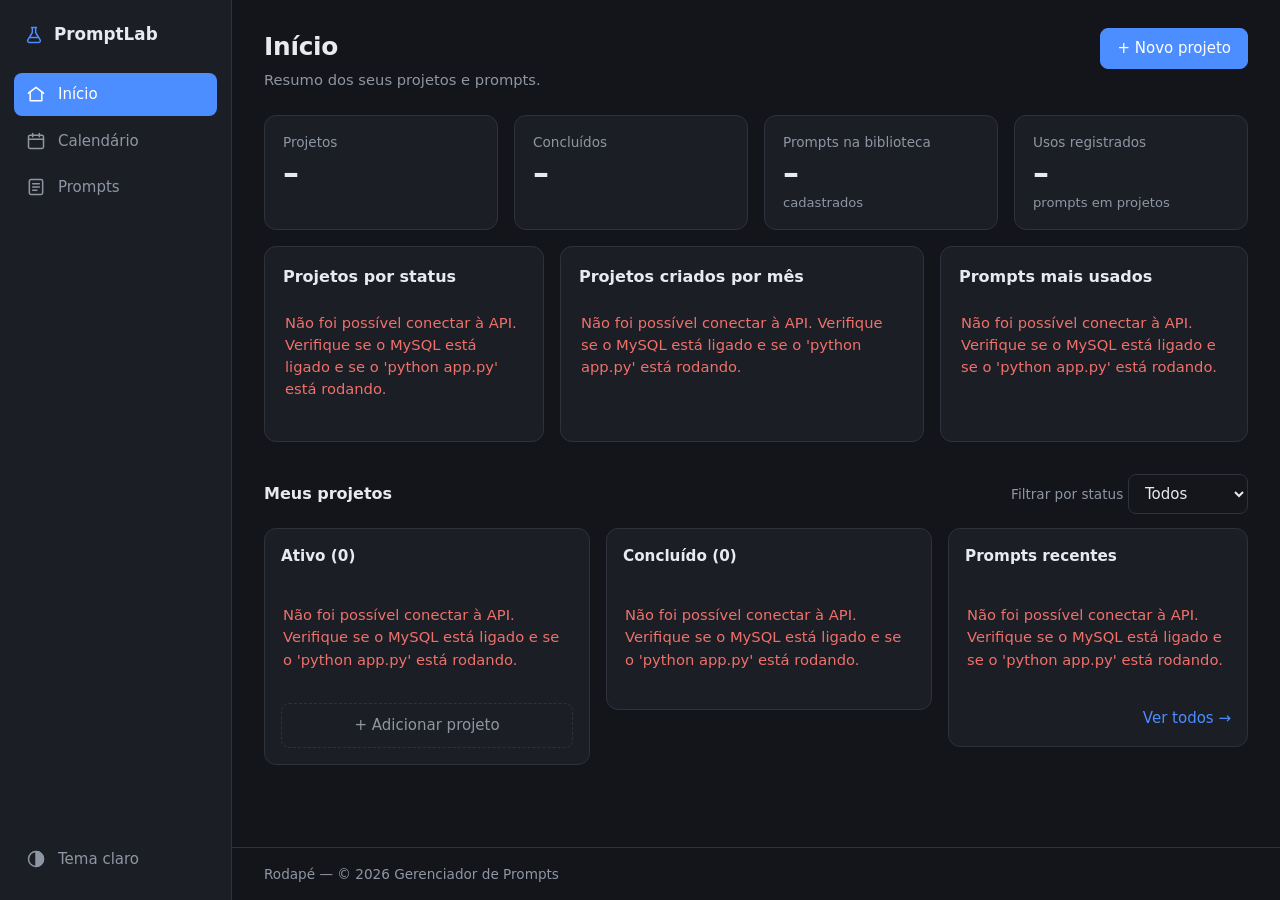
<file: index.html>
<!DOCTYPE html>
<html lang="pt-BR">
<head>
  <meta charset="UTF-8">
  <meta name="viewport" content="width=device-width, initial-scale=1.0">
  <title>Início — Gerenciador de Prompts</title>
  <link rel="stylesheet" href="css/style.css">
  <script>try { document.documentElement.dataset.tema = localStorage.getItem("tema") === "claro" ? "claro" : "escuro"; } catch (e) {}</script>
</head>
<body>
  <div class="app">
    <aside class="menu-lateral">
      <a href="index.html" class="menu-logo"><svg class="icone" viewBox="0 0 24 24" aria-hidden="true"><path d="M9 3h6M10 3v6l-5.5 9.2A2 2 0 006.2 21h11.6a2 2 0 001.7-2.8L14 9V3"/><path d="M7.5 15h9"/></svg><span>PromptLab</span></a>
      <nav class="menu-nav" aria-label="Menu principal">
        <a href="index.html" class="menu-item ativo" aria-current="page"><svg class="icone" viewBox="0 0 24 24" aria-hidden="true"><path d="M3 11l9-7 9 7"/><path d="M5 10v10h14V10"/></svg><span>Início</span></a>
        <a href="pages/calendario.html" class="menu-item"><svg class="icone" viewBox="0 0 24 24" aria-hidden="true"><rect x="3" y="5" width="18" height="16" rx="2"/><path d="M3 10h18M8 3v4M16 3v4"/></svg><span>Calendário</span></a>
        <a href="pages/prompts.html" class="menu-item"><svg class="icone" viewBox="0 0 24 24" aria-hidden="true"><rect x="4" y="3" width="16" height="18" rx="2"/><path d="M8 8h8M8 12h8M8 16h5"/></svg><span>Prompts</span></a>
      </nav>
    </aside>

    <div class="area">
      <main>
        <div class="topo-pagina">
          <div>
            <h1>Início</h1>
            <p class="subtitulo">Resumo dos seus projetos e prompts.</p>
          </div>
          <a href="pages/projeto-form.html" class="btn btn--primario">+ Novo projeto</a>
        </div>

        <section class="estatisticas" aria-label="Indicadores">
          <div class="bloco estatistica">
            <div class="estatistica__rotulo">Projetos</div>
            <div class="estatistica__valor" id="kpi-projetos">–</div>
            <div class="estatistica__nota" id="kpi-projetos-nota">&nbsp;</div>
          </div>
          <div class="bloco estatistica">
            <div class="estatistica__rotulo">Concluídos</div>
            <div class="estatistica__valor" id="kpi-concluidos">–</div>
            <div class="estatistica__nota" id="kpi-concluidos-nota">&nbsp;</div>
          </div>
          <div class="bloco estatistica">
            <div class="estatistica__rotulo">Prompts na biblioteca</div>
            <div class="estatistica__valor" id="kpi-prompts">–</div>
            <div class="estatistica__nota">cadastrados</div>
          </div>
          <div class="bloco estatistica">
            <div class="estatistica__rotulo">Usos registrados</div>
            <div class="estatistica__valor" id="kpi-usos">–</div>
            <div class="estatistica__nota">prompts em projetos</div>
          </div>
        </section>

        <section class="graficos" aria-label="Gráficos">
          <article class="bloco">
            <h2 class="bloco__titulo">Projetos por status</h2>
            <div id="grafico-status"><p class="estado">Carregando...</p></div>
          </article>
          <article class="bloco">
            <h2 class="bloco__titulo">Projetos criados por mês</h2>
            <div id="grafico-meses"><p class="estado">Carregando...</p></div>
          </article>
          <article class="bloco">
            <h2 class="bloco__titulo">Prompts mais usados</h2>
            <div id="grafico-ranking"><p class="estado">Carregando...</p></div>
          </article>
        </section>

        <div class="topo-secao">
          <h2>Meus projetos</h2>
          <label>
            <span class="data">Filtrar por status</span>
            <select id="filtro-status">
              <option value="">Todos</option>
              <option value="ativo">Ativo</option>
              <option value="concluido">Concluído</option>
            </select>
          </label>
        </div>

        <div class="quadro">
          <section class="coluna" id="coluna-ativo" aria-labelledby="titulo-ativo">
            <h3 class="coluna__titulo" id="titulo-ativo"><span>Ativo (<span id="qtd-ativo">0</span>)</span></h3>
            <div class="coluna__lista" id="lista-ativo">
              <p class="estado">Carregando...</p>
            </div>
            <div class="coluna__lista" style="margin-top:10px">
              <a href="pages/projeto-form.html" class="adicionar">+ Adicionar projeto</a>
            </div>
          </section>

          <section class="coluna" id="coluna-concluido" aria-labelledby="titulo-concluido">
            <h3 class="coluna__titulo" id="titulo-concluido"><span>Concluído (<span id="qtd-concluido">0</span>)</span></h3>
            <div class="coluna__lista" id="lista-concluido">
              <p class="estado">Carregando...</p>
            </div>
          </section>

          <aside class="lateral" aria-labelledby="titulo-recentes">
            <h3 class="coluna__titulo" id="titulo-recentes">Prompts recentes</h3>
            <div class="coluna__lista" id="lista-recentes">
              <p class="estado">Carregando...</p>
            </div>
            <a href="pages/prompts.html" class="lateral__ver-todos">Ver todos →</a>
          </aside>
        </div>
      </main>

      <footer class="rodape">
        Rodapé — © 2026 Gerenciador de Prompts
      </footer>
    </div>
  </div>

  <script src="js/api.js"></script>
  <script src="js/home.js"></script>
</body>
</html>
</file>
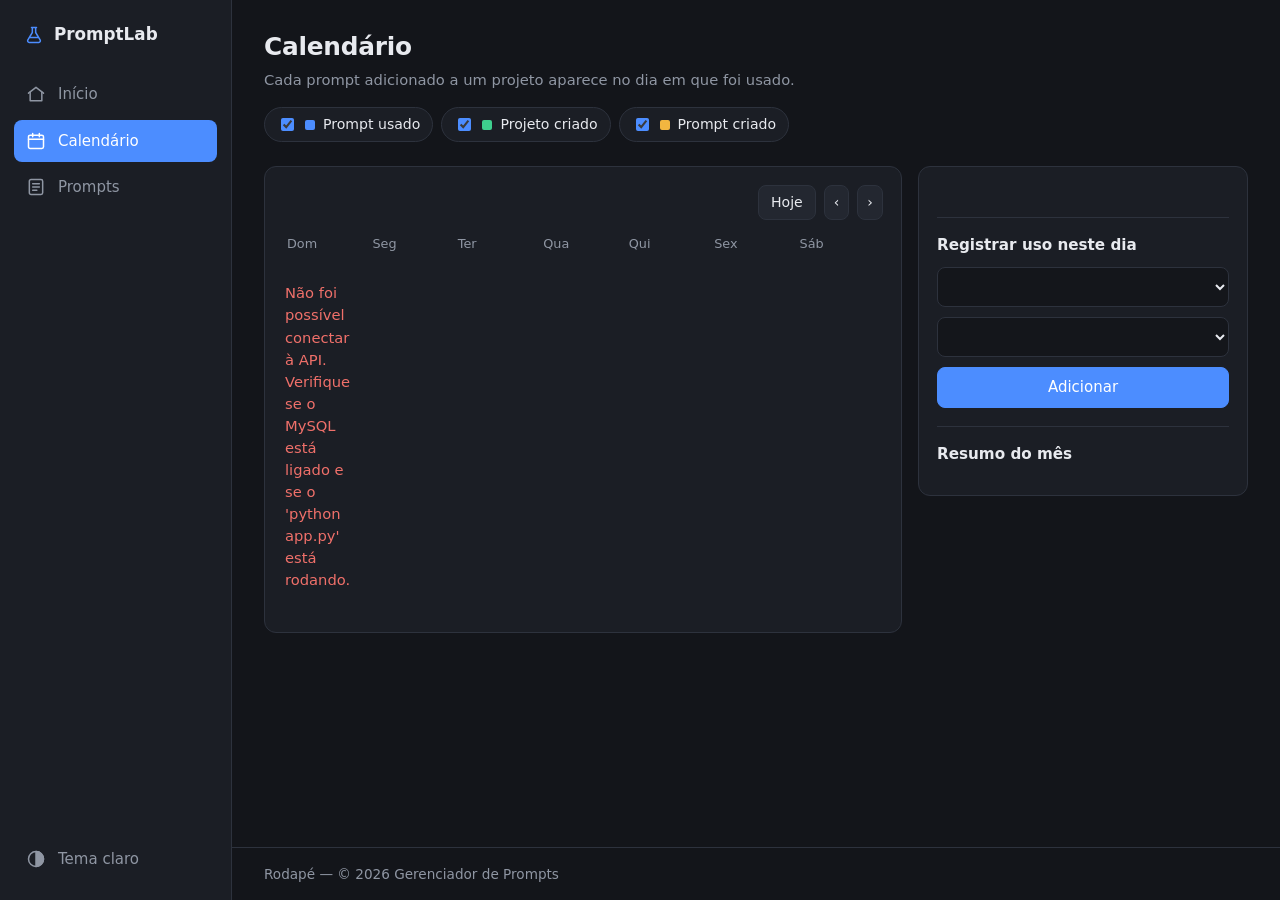
<file: calendario.html>
<!DOCTYPE html>
<html lang="pt-BR">
<head>
  <meta charset="UTF-8">
  <meta name="viewport" content="width=device-width, initial-scale=1.0">
  <title>Calendário — Gerenciador de Prompts</title>
  <link rel="stylesheet" href="css/style.css">
  <script>try { document.documentElement.dataset.tema = localStorage.getItem("tema") === "claro" ? "claro" : "escuro"; } catch (e) {}</script>
</head>
<body>
  <div class="app">
    <aside class="menu-lateral">
      <a href="index.html" class="menu-logo"><svg class="icone" viewBox="0 0 24 24" aria-hidden="true"><path d="M9 3h6M10 3v6l-5.5 9.2A2 2 0 006.2 21h11.6a2 2 0 001.7-2.8L14 9V3"/><path d="M7.5 15h9"/></svg><span>PromptLab</span></a>
      <nav class="menu-nav" aria-label="Menu principal">
        <a href="index.html" class="menu-item"><svg class="icone" viewBox="0 0 24 24" aria-hidden="true"><path d="M3 11l9-7 9 7"/><path d="M5 10v10h14V10"/></svg><span>Início</span></a>
        <a href="calendario.html" class="menu-item ativo" aria-current="page"><svg class="icone" viewBox="0 0 24 24" aria-hidden="true"><rect x="3" y="5" width="18" height="16" rx="2"/><path d="M3 10h18M8 3v4M16 3v4"/></svg><span>Calendário</span></a>
        <a href="prompts.html" class="menu-item"><svg class="icone" viewBox="0 0 24 24" aria-hidden="true"><rect x="4" y="3" width="16" height="18" rx="2"/><path d="M8 8h8M8 12h8M8 16h5"/></svg><span>Prompts</span></a>
      </nav>
    </aside>

    <div class="area">
      <main>
        <div class="topo-pagina">
          <div>
            <h1>Calendário</h1>
            <p class="subtitulo">Cada prompt adicionado a um projeto aparece no dia em que foi usado.</p>
          </div>
          <div class="filtros" role="group" aria-label="Tipos de item">
            <label class="filtro ev--uso"><input type="checkbox" data-tipo="uso" checked><span class="ponto"></span>Prompt usado</label>
            <label class="filtro ev--projeto"><input type="checkbox" data-tipo="projeto" checked><span class="ponto"></span>Projeto criado</label>
            <label class="filtro ev--prompt"><input type="checkbox" data-tipo="prompt" checked><span class="ponto"></span>Prompt criado</label>
          </div>
        </div>

        <div class="calendario-layout">
          <section class="bloco" aria-label="Calendário do mês">
            <div class="cal-topo">
              <h2 class="cal-titulo" id="cal-titulo"></h2>
              <div class="acoes">
                <button type="button" class="btn btn--pequeno" id="cal-hoje">Hoje</button>
                <button type="button" class="btn btn--pequeno btn--icone" id="cal-anterior" aria-label="Mês anterior">‹</button>
                <button type="button" class="btn btn--pequeno btn--icone" id="cal-proximo" aria-label="Próximo mês">›</button>
              </div>
            </div>
            <div class="cal-semana" aria-hidden="true">
              <span>Dom</span><span>Seg</span><span>Ter</span><span>Qua</span><span>Qui</span><span>Sex</span><span>Sáb</span>
            </div>
            <div class="cal-grade" id="cal-grade"><p class="estado">Carregando...</p></div>
          </section>

          <aside class="bloco dia-painel" aria-live="polite" aria-label="Dia selecionado">
            <h2 class="dia-titulo" id="dia-titulo"></h2>
            <ul class="evento-lista" id="dia-eventos"></ul>

            <form class="form-dia" id="form-dia" novalidate>
              <h3>Registrar uso neste dia</h3>
              <select id="dia-projeto" aria-label="Projeto"></select>
              <select id="dia-prompt" aria-label="Prompt"></select>
              <button type="submit" class="btn btn--primario" id="dia-adicionar">Adicionar</button>
            </form>

            <div class="resumo">
              <h3 id="resumo-titulo">Resumo do mês</h3>
              <div id="resumo-mes"></div>
            </div>
          </aside>
        </div>
      </main>

      <footer class="rodape">
        Rodapé — © 2026 Gerenciador de Prompts
      </footer>
    </div>
  </div>

  <script src="js/api.js"></script>
  <script src="js/calendario.js"></script>
</body>
</html>
</file>
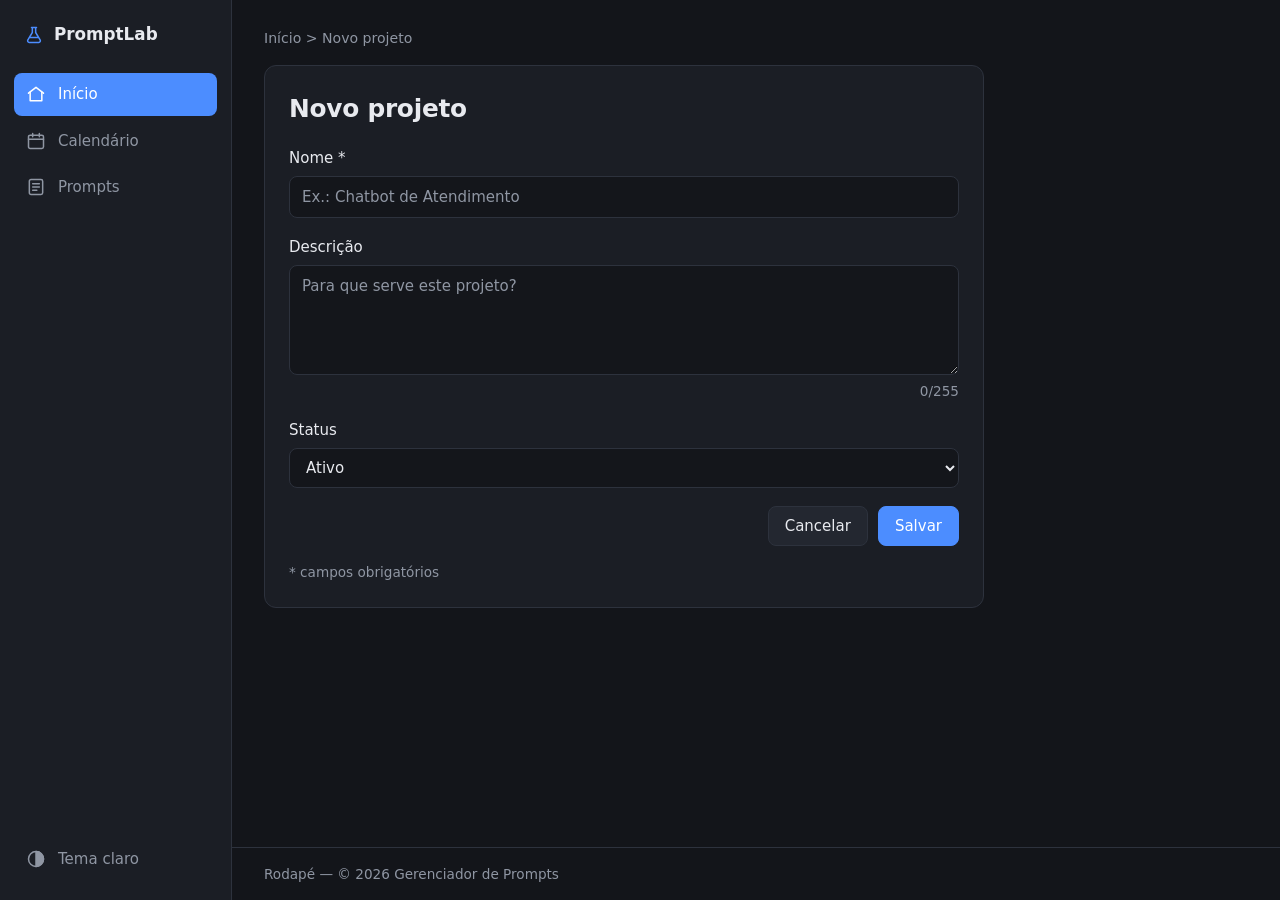
<file: projeto-form.html>
<!DOCTYPE html>
<html lang="pt-BR">
<head>
  <meta charset="UTF-8">
  <meta name="viewport" content="width=device-width, initial-scale=1.0">
  <title>Novo projeto — Gerenciador de Prompts</title>
  <link rel="stylesheet" href="css/style.css">
  <script>try { document.documentElement.dataset.tema = localStorage.getItem("tema") === "claro" ? "claro" : "escuro"; } catch (e) {}</script>
</head>
<body>
  <div class="app">
    <aside class="menu-lateral">
      <a href="index.html" class="menu-logo"><svg class="icone" viewBox="0 0 24 24" aria-hidden="true"><path d="M9 3h6M10 3v6l-5.5 9.2A2 2 0 006.2 21h11.6a2 2 0 001.7-2.8L14 9V3"/><path d="M7.5 15h9"/></svg><span>PromptLab</span></a>
      <nav class="menu-nav" aria-label="Menu principal">
        <a href="index.html" class="menu-item ativo" aria-current="page"><svg class="icone" viewBox="0 0 24 24" aria-hidden="true"><path d="M3 11l9-7 9 7"/><path d="M5 10v10h14V10"/></svg><span>Início</span></a>
        <a href="calendario.html" class="menu-item"><svg class="icone" viewBox="0 0 24 24" aria-hidden="true"><rect x="3" y="5" width="18" height="16" rx="2"/><path d="M3 10h18M8 3v4M16 3v4"/></svg><span>Calendário</span></a>
        <a href="prompts.html" class="menu-item"><svg class="icone" viewBox="0 0 24 24" aria-hidden="true"><rect x="4" y="3" width="16" height="18" rx="2"/><path d="M8 8h8M8 12h8M8 16h5"/></svg><span>Prompts</span></a>
      </nav>
    </aside>

    <div class="area">
      <main>
        <nav class="migalhas" aria-label="Você está em">
          <a href="index.html">Início</a> &gt; <span id="migalha-atual">Novo projeto</span>
        </nav>

        <form class="formulario" id="form-projeto" novalidate>
          <h1 id="titulo-pagina">Novo projeto</h1>

          <div class="campo">
            <label for="nome">Nome *</label>
            <input type="text" id="nome" maxlength="100" placeholder="Ex.: Chatbot de Atendimento" required>
          </div>

          <div class="campo">
            <label for="descricao">Descrição</label>
            <textarea id="descricao" maxlength="255" placeholder="Para que serve este projeto?" style="min-height:110px"></textarea>
            <div class="campo__ajuda"><span></span><span id="contador">0/255</span></div>
          </div>

          <div class="campo">
            <label for="status">Status</label>
            <select id="status">
              <option value="ativo">Ativo</option>
              <option value="concluido">Concluído</option>
            </select>
          </div>

          <div class="formulario__acoes">
            <a href="index.html" class="btn" id="btn-cancelar">Cancelar</a>
            <button type="submit" class="btn btn--primario" id="btn-salvar">Salvar</button>
          </div>
          <p class="nota">* campos obrigatórios</p>
        </form>
      </main>

      <footer class="rodape">
        Rodapé — © 2026 Gerenciador de Prompts
      </footer>
    </div>
  </div>

  <script src="js/api.js"></script>
  <script src="js/projeto-form.js"></script>
</body>
</html>
</file>
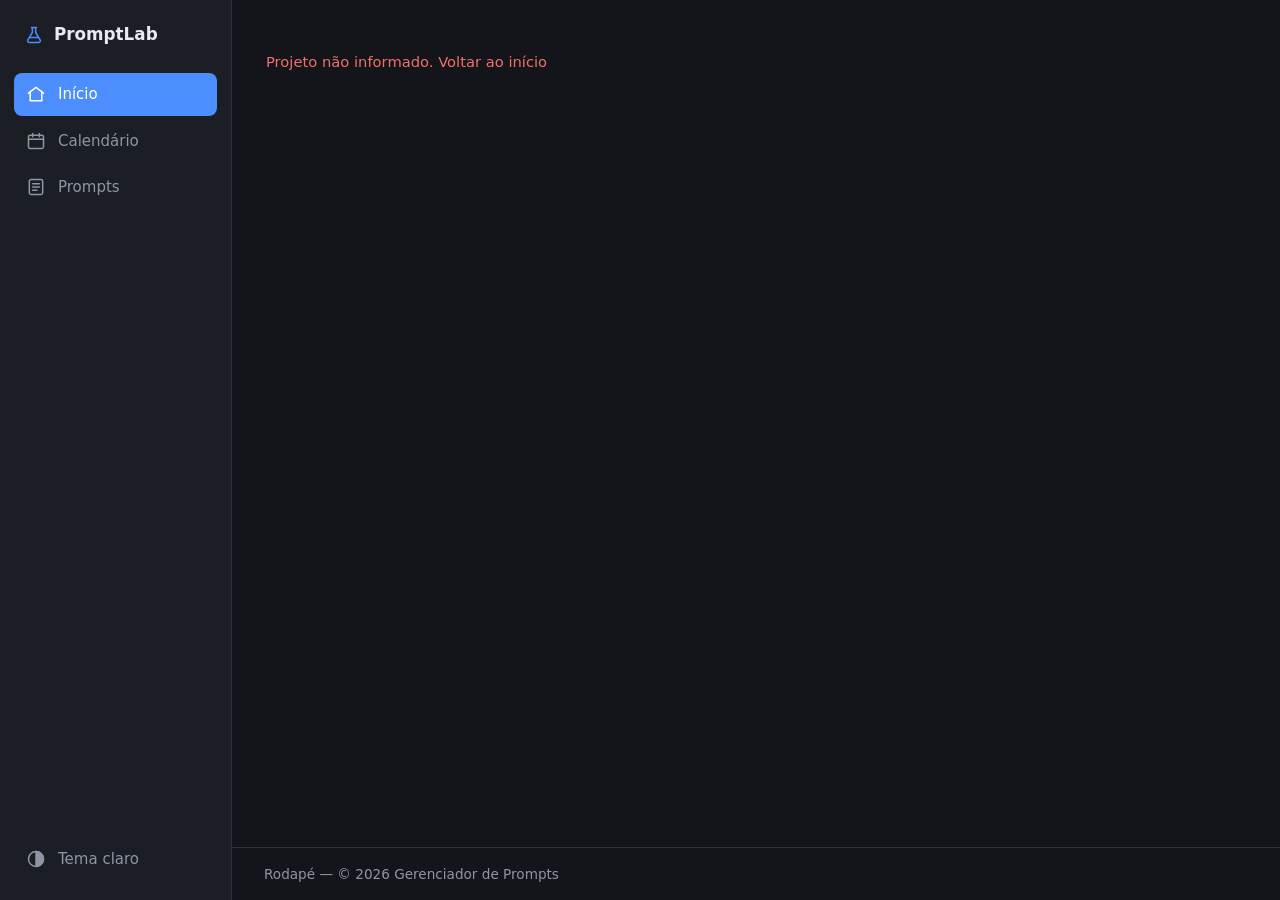
<file: projeto.html>
<!DOCTYPE html>
<html lang="pt-BR">
<head>
  <meta charset="UTF-8">
  <meta name="viewport" content="width=device-width, initial-scale=1.0">
  <title>Projeto — Gerenciador de Prompts</title>
  <link rel="stylesheet" href="css/style.css">
  <script>try { document.documentElement.dataset.tema = localStorage.getItem("tema") === "claro" ? "claro" : "escuro"; } catch (e) {}</script>
</head>
<body>
  <div class="app">
    <aside class="menu-lateral">
      <a href="index.html" class="menu-logo"><svg class="icone" viewBox="0 0 24 24" aria-hidden="true"><path d="M9 3h6M10 3v6l-5.5 9.2A2 2 0 006.2 21h11.6a2 2 0 001.7-2.8L14 9V3"/><path d="M7.5 15h9"/></svg><span>PromptLab</span></a>
      <nav class="menu-nav" aria-label="Menu principal">
        <a href="index.html" class="menu-item ativo" aria-current="page"><svg class="icone" viewBox="0 0 24 24" aria-hidden="true"><path d="M3 11l9-7 9 7"/><path d="M5 10v10h14V10"/></svg><span>Início</span></a>
        <a href="calendario.html" class="menu-item"><svg class="icone" viewBox="0 0 24 24" aria-hidden="true"><rect x="3" y="5" width="18" height="16" rx="2"/><path d="M3 10h18M8 3v4M16 3v4"/></svg><span>Calendário</span></a>
        <a href="prompts.html" class="menu-item"><svg class="icone" viewBox="0 0 24 24" aria-hidden="true"><rect x="4" y="3" width="16" height="18" rx="2"/><path d="M8 8h8M8 12h8M8 16h5"/></svg><span>Prompts</span></a>
      </nav>
    </aside>

    <div class="area">
      <main>
        <p class="estado" id="carregando">Carregando...</p>
        <p class="estado estado--erro" id="erro-pagina" hidden></p>

        <div id="conteudo" hidden>
          <nav class="migalhas" aria-label="Você está em">
            <a href="index.html">Início</a> &gt; <span id="migalha-nome"></span>
          </nav>

          <div class="detalhe-topo">
            <h1 id="nome"></h1>
            <span class="selo" id="status"></span>
            <div class="acoes">
              <a class="btn" id="btn-editar" href="projeto-form.html">Editar projeto</a>
              <button type="button" class="btn btn--perigo" id="btn-excluir">Excluir</button>
            </div>
          </div>

          <section class="descricao">
            <h2 class="rotulo">Descrição</h2>
            <p id="descricao"></p>
          </section>

          <section aria-labelledby="titulo-prompts">
            <div class="secao-topo">
              <h2 id="titulo-prompts">Prompts deste projeto</h2>
              <button type="button" class="btn btn--primario" id="btn-adicionar">+ Adicionar prompt</button>
            </div>

            <div class="painel" id="painel-adicionar" hidden>
              <select id="select-prompt" aria-label="Escolha um prompt para adicionar"></select>
              <label class="painel__data">Data de uso <input type="date" id="data-uso"></label>
              <button type="button" class="btn btn--primario" id="btn-confirmar">Adicionar</button>
              <button type="button" class="btn" id="btn-cancelar">Cancelar</button>
              <a class="data" id="link-novo-prompt" href="prompt-form.html">ou criar um novo prompt</a>
            </div>

            <div class="tabela-wrap">
              <table class="tabela">
                <thead>
                  <tr>
                    <th scope="col">Prompt</th>
                    <th scope="col">Texto (prévia)</th>
                    <th scope="col">Data de uso</th>
                    <th scope="col">Ações</th>
                  </tr>
                </thead>
                <tbody id="tabela-corpo"></tbody>
              </table>
            </div>
          </section>
        </div>
      </main>

      <footer class="rodape">
        Rodapé — © 2026 Gerenciador de Prompts
      </footer>
    </div>
  </div>

  <script src="js/api.js"></script>
  <script src="js/projeto.js"></script>
</body>
</html>
</file>
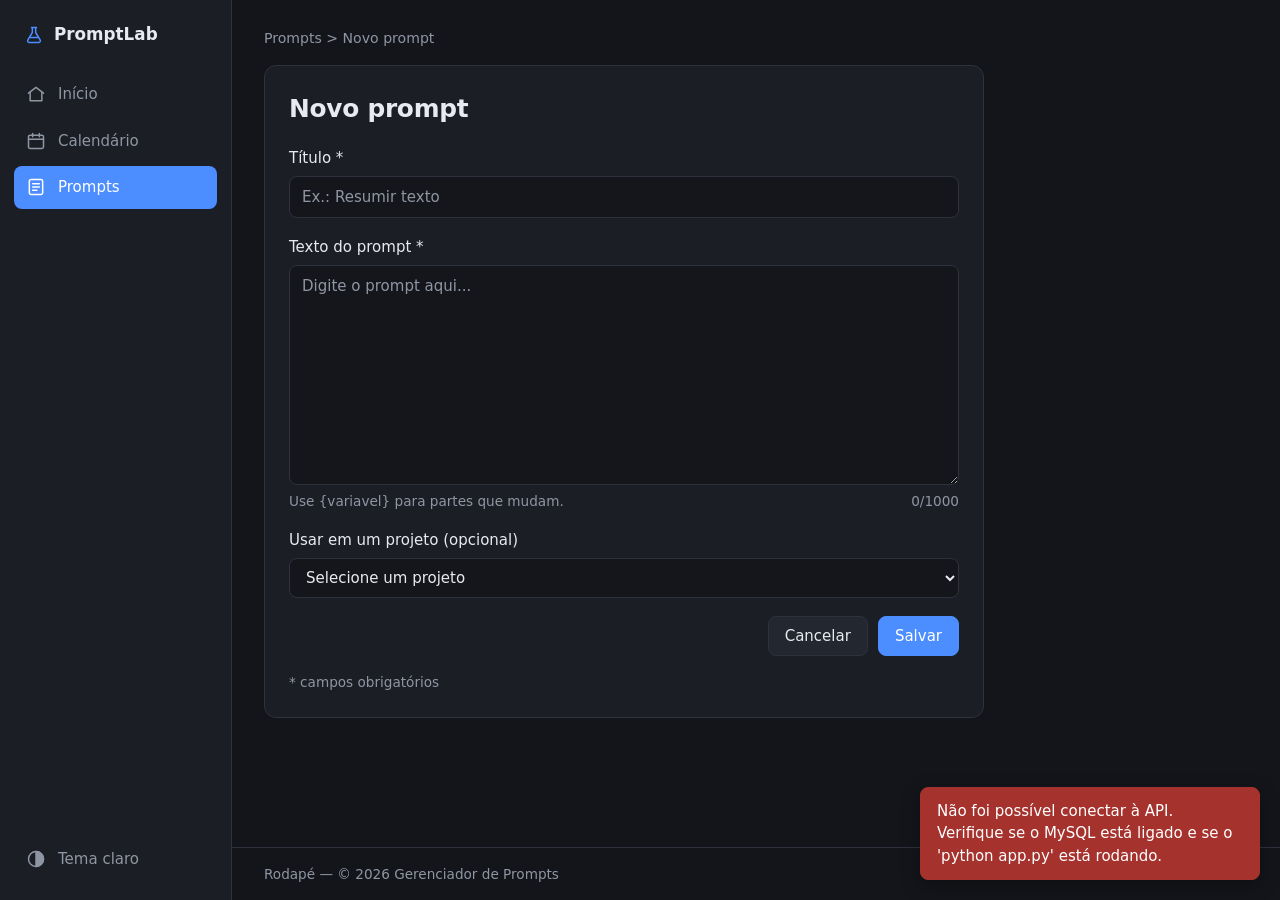
<file: prompt-form.html>
<!DOCTYPE html>
<html lang="pt-BR">
<head>
  <meta charset="UTF-8">
  <meta name="viewport" content="width=device-width, initial-scale=1.0">
  <title>Novo prompt — Gerenciador de Prompts</title>
  <link rel="stylesheet" href="css/style.css">
  <script>try { document.documentElement.dataset.tema = localStorage.getItem("tema") === "claro" ? "claro" : "escuro"; } catch (e) {}</script>
</head>
<body>
  <div class="app">
    <aside class="menu-lateral">
      <a href="index.html" class="menu-logo"><svg class="icone" viewBox="0 0 24 24" aria-hidden="true"><path d="M9 3h6M10 3v6l-5.5 9.2A2 2 0 006.2 21h11.6a2 2 0 001.7-2.8L14 9V3"/><path d="M7.5 15h9"/></svg><span>PromptLab</span></a>
      <nav class="menu-nav" aria-label="Menu principal">
        <a href="index.html" class="menu-item"><svg class="icone" viewBox="0 0 24 24" aria-hidden="true"><path d="M3 11l9-7 9 7"/><path d="M5 10v10h14V10"/></svg><span>Início</span></a>
        <a href="calendario.html" class="menu-item"><svg class="icone" viewBox="0 0 24 24" aria-hidden="true"><rect x="3" y="5" width="18" height="16" rx="2"/><path d="M3 10h18M8 3v4M16 3v4"/></svg><span>Calendário</span></a>
        <a href="prompts.html" class="menu-item ativo" aria-current="page"><svg class="icone" viewBox="0 0 24 24" aria-hidden="true"><rect x="4" y="3" width="16" height="18" rx="2"/><path d="M8 8h8M8 12h8M8 16h5"/></svg><span>Prompts</span></a>
      </nav>
    </aside>

    <div class="area">
      <main>
        <nav class="migalhas" aria-label="Você está em">
          <a href="prompts.html">Prompts</a> &gt; <span id="migalha-atual">Novo prompt</span>
        </nav>

        <form class="formulario" id="form-prompt" novalidate>
          <h1 id="titulo-pagina">Novo prompt</h1>

          <div class="campo">
            <label for="titulo">Título *</label>
            <input type="text" id="titulo" maxlength="150" placeholder="Ex.: Resumir texto" required>
          </div>

          <div class="campo">
            <label for="texto">Texto do prompt *</label>
            <textarea id="texto" maxlength="1000" placeholder="Digite o prompt aqui..." required></textarea>
            <div class="campo__ajuda"><span>Use {variavel} para partes que mudam.</span><span id="contador">0/1000</span></div>
          </div>

          <div class="campo" id="grupo-projeto">
            <label for="projeto">Usar em um projeto (opcional)</label>
            <select id="projeto">
              <option value="">Selecione um projeto</option>
            </select>
          </div>

          <div class="formulario__acoes">
            <a href="prompts.html" class="btn">Cancelar</a>
            <button type="submit" class="btn btn--primario" id="btn-salvar">Salvar</button>
          </div>
          <p class="nota">* campos obrigatórios</p>
        </form>
      </main>

      <footer class="rodape">
        Rodapé — © 2026 Gerenciador de Prompts
      </footer>
    </div>
  </div>

  <script src="js/api.js"></script>
  <script src="js/prompt-form.js"></script>
</body>
</html>
</file>
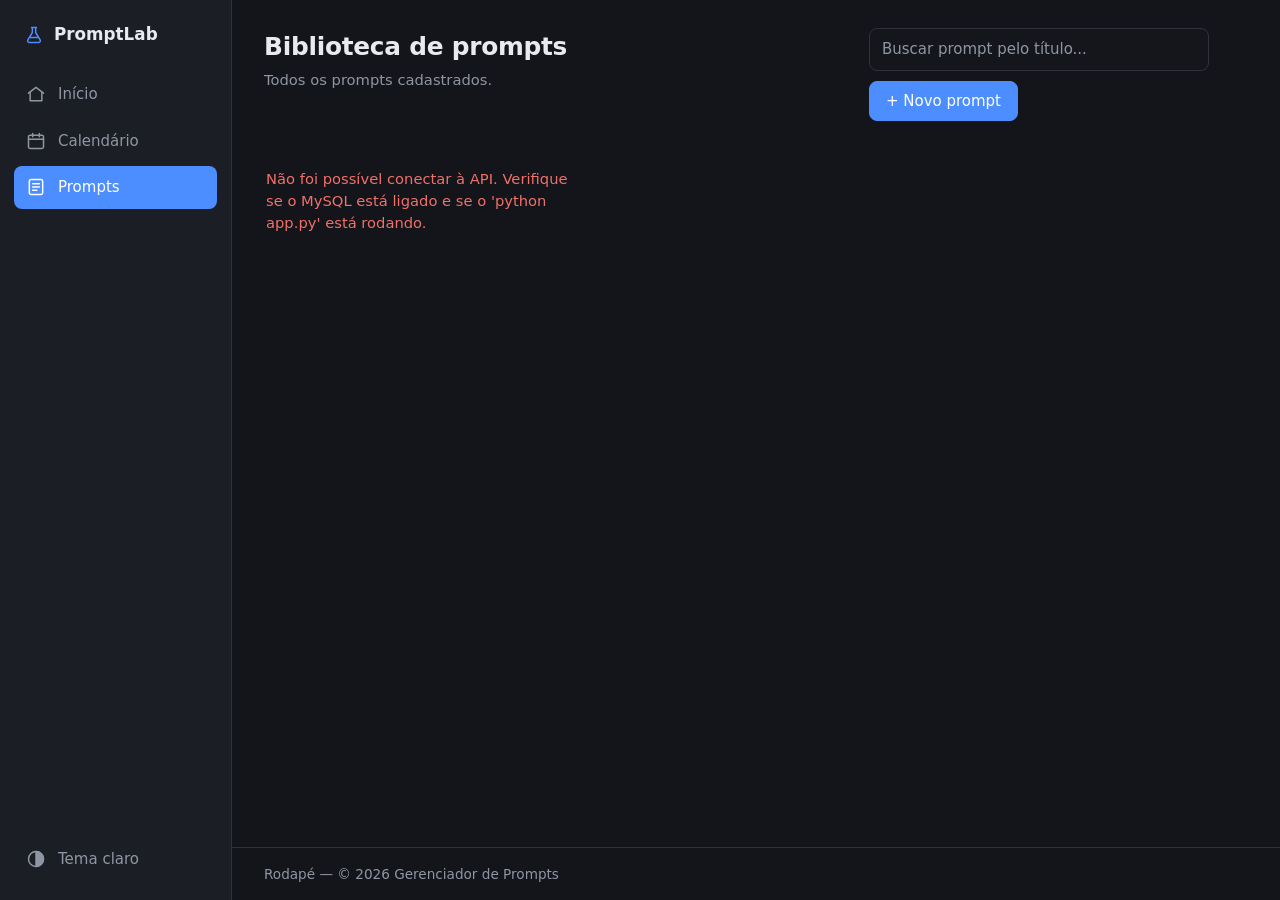
<file: prompts.html>
<!DOCTYPE html>
<html lang="pt-BR">
<head>
  <meta charset="UTF-8">
  <meta name="viewport" content="width=device-width, initial-scale=1.0">
  <title>Prompts — Gerenciador de Prompts</title>
  <link rel="stylesheet" href="css/style.css">
  <script>try { document.documentElement.dataset.tema = localStorage.getItem("tema") === "claro" ? "claro" : "escuro"; } catch (e) {}</script>
</head>
<body>
  <div class="app">
    <aside class="menu-lateral">
      <a href="index.html" class="menu-logo"><svg class="icone" viewBox="0 0 24 24" aria-hidden="true"><path d="M9 3h6M10 3v6l-5.5 9.2A2 2 0 006.2 21h11.6a2 2 0 001.7-2.8L14 9V3"/><path d="M7.5 15h9"/></svg><span>PromptLab</span></a>
      <nav class="menu-nav" aria-label="Menu principal">
        <a href="index.html" class="menu-item"><svg class="icone" viewBox="0 0 24 24" aria-hidden="true"><path d="M3 11l9-7 9 7"/><path d="M5 10v10h14V10"/></svg><span>Início</span></a>
        <a href="calendario.html" class="menu-item"><svg class="icone" viewBox="0 0 24 24" aria-hidden="true"><rect x="3" y="5" width="18" height="16" rx="2"/><path d="M3 10h18M8 3v4M16 3v4"/></svg><span>Calendário</span></a>
        <a href="prompts.html" class="menu-item ativo" aria-current="page"><svg class="icone" viewBox="0 0 24 24" aria-hidden="true"><rect x="4" y="3" width="16" height="18" rx="2"/><path d="M8 8h8M8 12h8M8 16h5"/></svg><span>Prompts</span></a>
      </nav>
    </aside>

    <div class="area">
      <main>
        <div class="topo-pagina">
          <div>
            <h1>Biblioteca de prompts</h1>
            <p class="subtitulo">Todos os prompts cadastrados.</p>
          </div>
          <div class="topo-acoes">
            <input type="search" id="busca" class="busca" placeholder="Buscar prompt pelo título..." aria-label="Buscar prompt pelo título">
            <a href="prompt-form.html" class="btn btn--primario">+ Novo prompt</a>
          </div>
        </div>

        <div class="grade" id="grade-prompts">
          <p class="estado">Carregando...</p>
        </div>
      </main>

      <footer class="rodape">
        Rodapé — © 2026 Gerenciador de Prompts
      </footer>
    </div>
  </div>

  <script src="js/api.js"></script>
  <script src="js/prompts.js"></script>
</body>
</html>
</file>
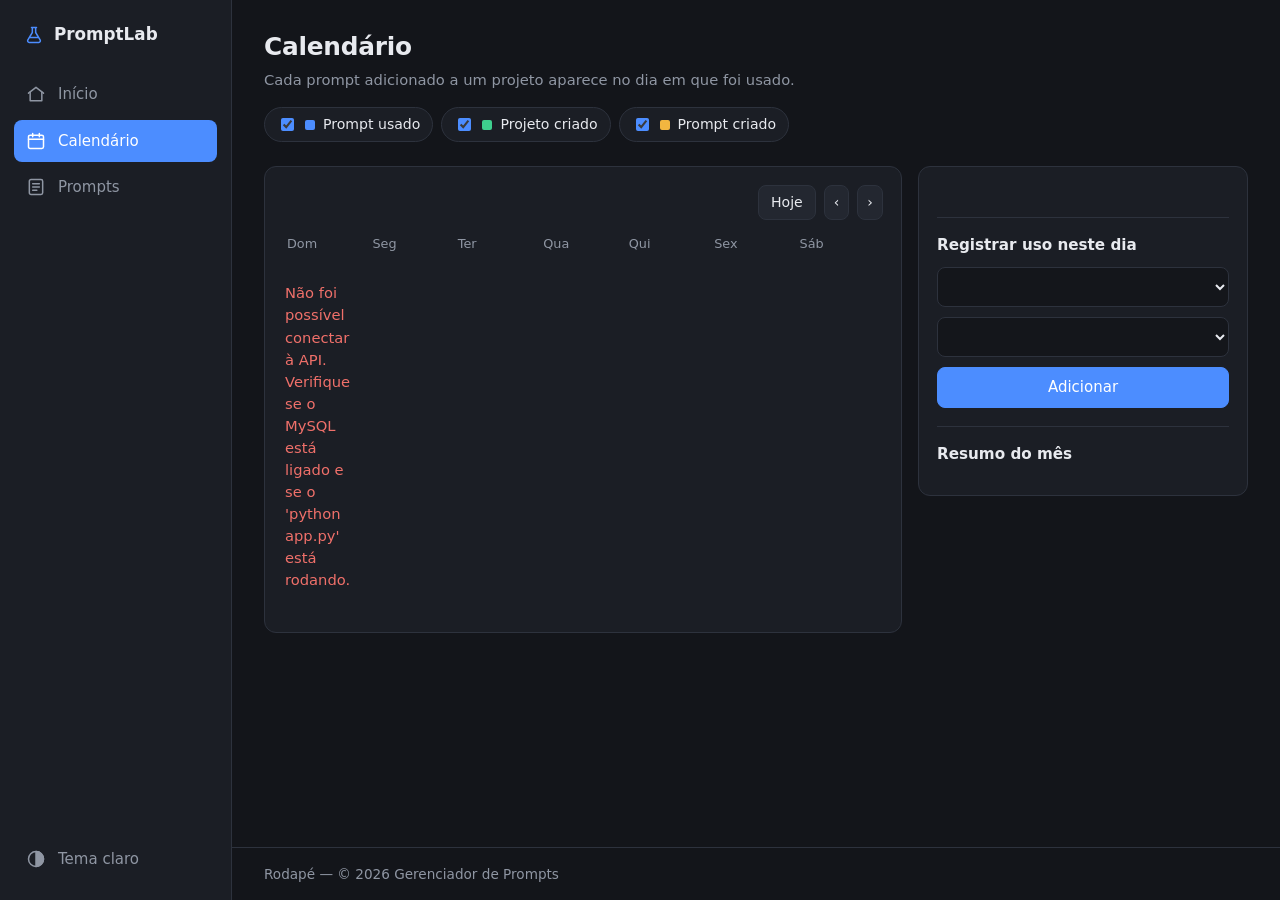
<file: pages/calendario.html>
<!DOCTYPE html>
<html lang="pt-BR">
<head>
  <meta charset="UTF-8">
  <meta name="viewport" content="width=device-width, initial-scale=1.0">
  <title>Calendário — Gerenciador de Prompts</title>
  <link rel="stylesheet" href="../css/style.css">
  <script>try { document.documentElement.dataset.tema = localStorage.getItem("tema") === "claro" ? "claro" : "escuro"; } catch (e) {}</script>
</head>
<body>
  <div class="app">
    <aside class="menu-lateral">
      <a href="../index.html" class="menu-logo"><svg class="icone" viewBox="0 0 24 24" aria-hidden="true"><path d="M9 3h6M10 3v6l-5.5 9.2A2 2 0 006.2 21h11.6a2 2 0 001.7-2.8L14 9V3"/><path d="M7.5 15h9"/></svg><span>PromptLab</span></a>
      <nav class="menu-nav" aria-label="Menu principal">
        <a href="../index.html" class="menu-item"><svg class="icone" viewBox="0 0 24 24" aria-hidden="true"><path d="M3 11l9-7 9 7"/><path d="M5 10v10h14V10"/></svg><span>Início</span></a>
        <a href="calendario.html" class="menu-item ativo" aria-current="page"><svg class="icone" viewBox="0 0 24 24" aria-hidden="true"><rect x="3" y="5" width="18" height="16" rx="2"/><path d="M3 10h18M8 3v4M16 3v4"/></svg><span>Calendário</span></a>
        <a href="prompts.html" class="menu-item"><svg class="icone" viewBox="0 0 24 24" aria-hidden="true"><rect x="4" y="3" width="16" height="18" rx="2"/><path d="M8 8h8M8 12h8M8 16h5"/></svg><span>Prompts</span></a>
      </nav>
    </aside>

    <div class="area">
      <main>
        <div class="topo-pagina">
          <div>
            <h1>Calendário</h1>
            <p class="subtitulo">Cada prompt adicionado a um projeto aparece no dia em que foi usado.</p>
          </div>
          <div class="filtros" role="group" aria-label="Tipos de item">
            <label class="filtro ev--uso"><input type="checkbox" data-tipo="uso" checked><span class="ponto"></span>Prompt usado</label>
            <label class="filtro ev--projeto"><input type="checkbox" data-tipo="projeto" checked><span class="ponto"></span>Projeto criado</label>
            <label class="filtro ev--prompt"><input type="checkbox" data-tipo="prompt" checked><span class="ponto"></span>Prompt criado</label>
          </div>
        </div>

        <div class="calendario-layout">
          <section class="bloco" aria-label="Calendário do mês">
            <div class="cal-topo">
              <h2 class="cal-titulo" id="cal-titulo"></h2>
              <div class="acoes">
                <button type="button" class="btn btn--pequeno" id="cal-hoje">Hoje</button>
                <button type="button" class="btn btn--pequeno btn--icone" id="cal-anterior" aria-label="Mês anterior">‹</button>
                <button type="button" class="btn btn--pequeno btn--icone" id="cal-proximo" aria-label="Próximo mês">›</button>
              </div>
            </div>
            <div class="cal-semana" aria-hidden="true">
              <span>Dom</span><span>Seg</span><span>Ter</span><span>Qua</span><span>Qui</span><span>Sex</span><span>Sáb</span>
            </div>
            <div class="cal-grade" id="cal-grade"><p class="estado">Carregando...</p></div>
          </section>

          <aside class="bloco dia-painel" aria-live="polite" aria-label="Dia selecionado">
            <h2 class="dia-titulo" id="dia-titulo"></h2>
            <ul class="evento-lista" id="dia-eventos"></ul>

            <form class="form-dia" id="form-dia" novalidate>
              <h3>Registrar uso neste dia</h3>
              <select id="dia-projeto" aria-label="Projeto"></select>
              <select id="dia-prompt" aria-label="Prompt"></select>
              <button type="submit" class="btn btn--primario" id="dia-adicionar">Adicionar</button>
            </form>

            <div class="resumo">
              <h3 id="resumo-titulo">Resumo do mês</h3>
              <div id="resumo-mes"></div>
            </div>
          </aside>
        </div>
      </main>

      <footer class="rodape">
        Rodapé — © 2026 Gerenciador de Prompts
      </footer>
    </div>
  </div>

  <script src="../js/api.js"></script>
  <script src="../js/calendario.js"></script>
</body>
</html>
</file>
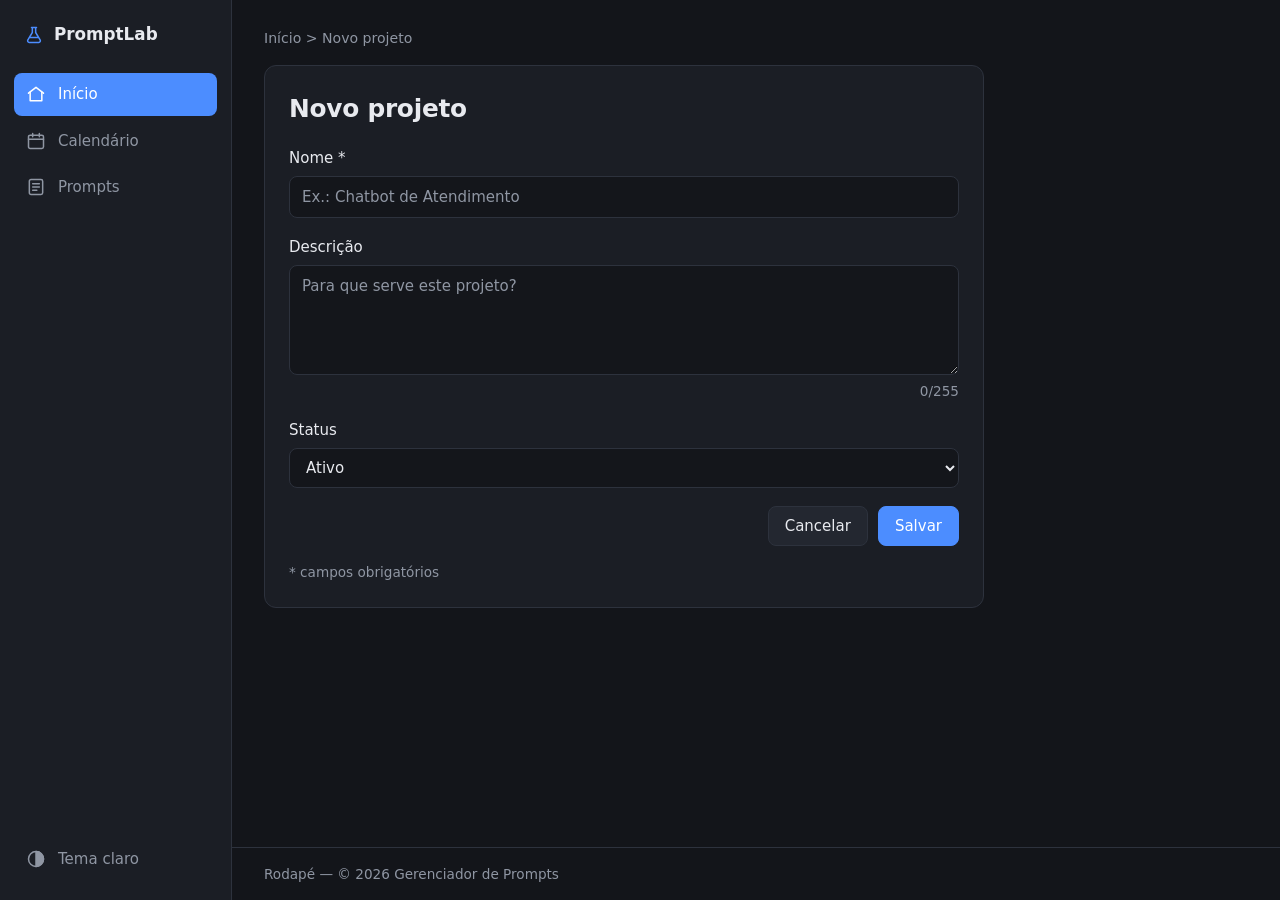
<file: pages/projeto-form.html>
<!DOCTYPE html>
<html lang="pt-BR">
<head>
  <meta charset="UTF-8">
  <meta name="viewport" content="width=device-width, initial-scale=1.0">
  <title>Novo projeto — Gerenciador de Prompts</title>
  <link rel="stylesheet" href="../css/style.css">
  <script>try { document.documentElement.dataset.tema = localStorage.getItem("tema") === "claro" ? "claro" : "escuro"; } catch (e) {}</script>
</head>
<body>
  <div class="app">
    <aside class="menu-lateral">
      <a href="../index.html" class="menu-logo"><svg class="icone" viewBox="0 0 24 24" aria-hidden="true"><path d="M9 3h6M10 3v6l-5.5 9.2A2 2 0 006.2 21h11.6a2 2 0 001.7-2.8L14 9V3"/><path d="M7.5 15h9"/></svg><span>PromptLab</span></a>
      <nav class="menu-nav" aria-label="Menu principal">
        <a href="../index.html" class="menu-item ativo" aria-current="page"><svg class="icone" viewBox="0 0 24 24" aria-hidden="true"><path d="M3 11l9-7 9 7"/><path d="M5 10v10h14V10"/></svg><span>Início</span></a>
        <a href="calendario.html" class="menu-item"><svg class="icone" viewBox="0 0 24 24" aria-hidden="true"><rect x="3" y="5" width="18" height="16" rx="2"/><path d="M3 10h18M8 3v4M16 3v4"/></svg><span>Calendário</span></a>
        <a href="prompts.html" class="menu-item"><svg class="icone" viewBox="0 0 24 24" aria-hidden="true"><rect x="4" y="3" width="16" height="18" rx="2"/><path d="M8 8h8M8 12h8M8 16h5"/></svg><span>Prompts</span></a>
      </nav>
    </aside>

    <div class="area">
      <main>
        <nav class="migalhas" aria-label="Você está em">
          <a href="../index.html">Início</a> &gt; <span id="migalha-atual">Novo projeto</span>
        </nav>

        <form class="formulario" id="form-projeto" novalidate>
          <h1 id="titulo-pagina">Novo projeto</h1>

          <div class="campo">
            <label for="nome">Nome *</label>
            <input type="text" id="nome" maxlength="100" placeholder="Ex.: Chatbot de Atendimento" required>
          </div>

          <div class="campo">
            <label for="descricao">Descrição</label>
            <textarea id="descricao" maxlength="255" placeholder="Para que serve este projeto?" style="min-height:110px"></textarea>
            <div class="campo__ajuda"><span></span><span id="contador">0/255</span></div>
          </div>

          <div class="campo">
            <label for="status">Status</label>
            <select id="status">
              <option value="ativo">Ativo</option>
              <option value="concluido">Concluído</option>
            </select>
          </div>

          <div class="formulario__acoes">
            <a href="../index.html" class="btn" id="btn-cancelar">Cancelar</a>
            <button type="submit" class="btn btn--primario" id="btn-salvar">Salvar</button>
          </div>
          <p class="nota">* campos obrigatórios</p>
        </form>
      </main>

      <footer class="rodape">
        Rodapé — © 2026 Gerenciador de Prompts
      </footer>
    </div>
  </div>

  <script src="../js/api.js"></script>
  <script src="../js/projeto-form.js"></script>
</body>
</html>
</file>
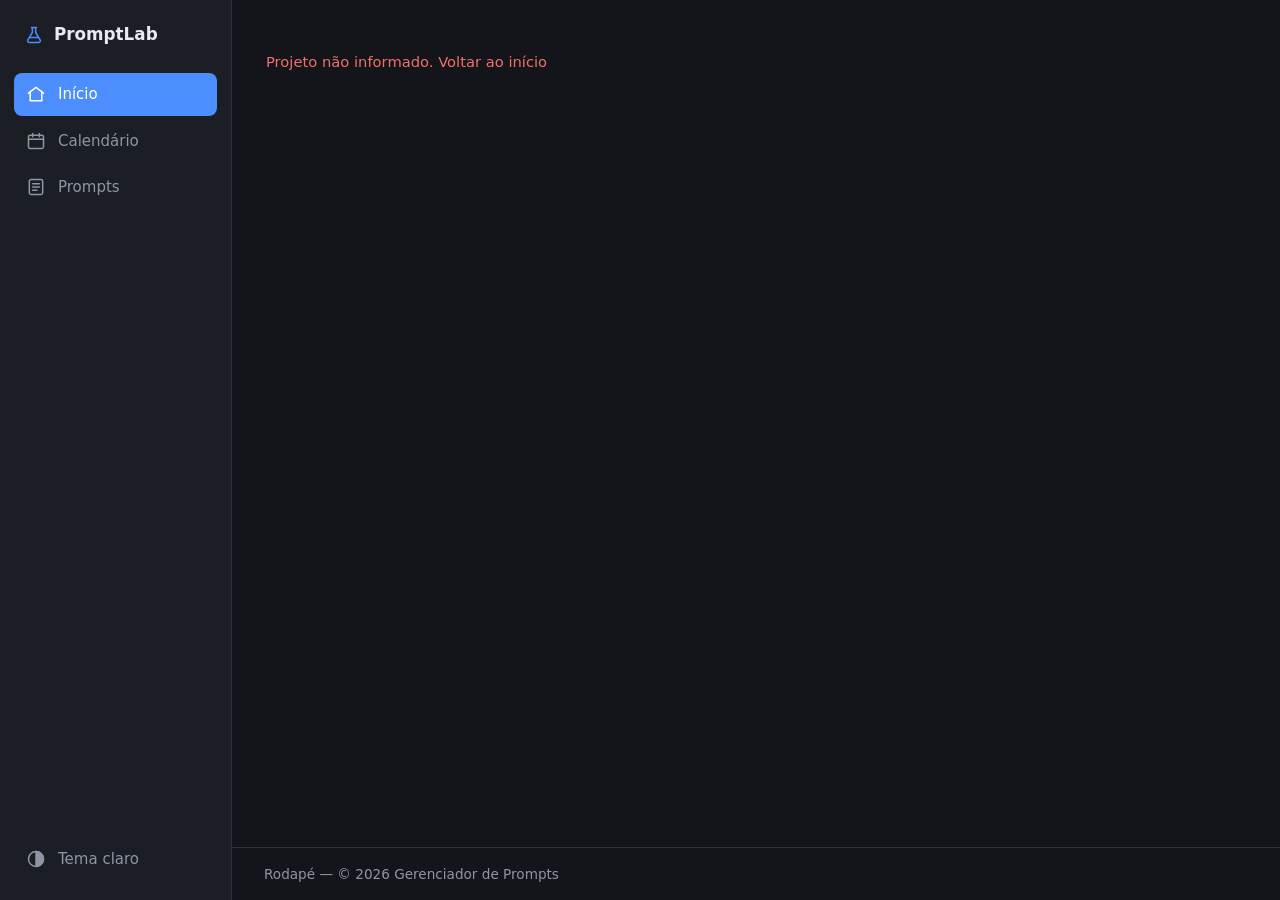
<file: pages/projeto.html>
<!DOCTYPE html>
<html lang="pt-BR">
<head>
  <meta charset="UTF-8">
  <meta name="viewport" content="width=device-width, initial-scale=1.0">
  <title>Projeto — Gerenciador de Prompts</title>
  <link rel="stylesheet" href="../css/style.css">
  <script>try { document.documentElement.dataset.tema = localStorage.getItem("tema") === "claro" ? "claro" : "escuro"; } catch (e) {}</script>
</head>
<body>
  <div class="app">
    <aside class="menu-lateral">
      <a href="../index.html" class="menu-logo"><svg class="icone" viewBox="0 0 24 24" aria-hidden="true"><path d="M9 3h6M10 3v6l-5.5 9.2A2 2 0 006.2 21h11.6a2 2 0 001.7-2.8L14 9V3"/><path d="M7.5 15h9"/></svg><span>PromptLab</span></a>
      <nav class="menu-nav" aria-label="Menu principal">
        <a href="../index.html" class="menu-item ativo" aria-current="page"><svg class="icone" viewBox="0 0 24 24" aria-hidden="true"><path d="M3 11l9-7 9 7"/><path d="M5 10v10h14V10"/></svg><span>Início</span></a>
        <a href="calendario.html" class="menu-item"><svg class="icone" viewBox="0 0 24 24" aria-hidden="true"><rect x="3" y="5" width="18" height="16" rx="2"/><path d="M3 10h18M8 3v4M16 3v4"/></svg><span>Calendário</span></a>
        <a href="prompts.html" class="menu-item"><svg class="icone" viewBox="0 0 24 24" aria-hidden="true"><rect x="4" y="3" width="16" height="18" rx="2"/><path d="M8 8h8M8 12h8M8 16h5"/></svg><span>Prompts</span></a>
      </nav>
    </aside>

    <div class="area">
      <main>
        <p class="estado" id="carregando">Carregando...</p>
        <p class="estado estado--erro" id="erro-pagina" hidden></p>

        <div id="conteudo" hidden>
          <nav class="migalhas" aria-label="Você está em">
            <a href="../index.html">Início</a> &gt; <span id="migalha-nome"></span>
          </nav>

          <div class="detalhe-topo">
            <h1 id="nome"></h1>
            <span class="selo" id="status"></span>
            <div class="acoes">
              <a class="btn" id="btn-editar" href="projeto-form.html">Editar projeto</a>
              <button type="button" class="btn btn--perigo" id="btn-excluir">Excluir</button>
            </div>
          </div>

          <section class="descricao">
            <h2 class="rotulo">Descrição</h2>
            <p id="descricao"></p>
          </section>

          <section aria-labelledby="titulo-prompts">
            <div class="secao-topo">
              <h2 id="titulo-prompts">Prompts deste projeto</h2>
              <button type="button" class="btn btn--primario" id="btn-adicionar">+ Adicionar prompt</button>
            </div>

            <div class="painel" id="painel-adicionar" hidden>
              <select id="select-prompt" aria-label="Escolha um prompt para adicionar"></select>
              <label class="painel__data">Data de uso <input type="date" id="data-uso"></label>
              <button type="button" class="btn btn--primario" id="btn-confirmar">Adicionar</button>
              <button type="button" class="btn" id="btn-cancelar">Cancelar</button>
              <a class="data" id="link-novo-prompt" href="prompt-form.html">ou criar um novo prompt</a>
            </div>

            <div class="tabela-wrap">
              <table class="tabela">
                <thead>
                  <tr>
                    <th scope="col">Prompt</th>
                    <th scope="col">Texto (prévia)</th>
                    <th scope="col">Data de uso</th>
                    <th scope="col">Ações</th>
                  </tr>
                </thead>
                <tbody id="tabela-corpo"></tbody>
              </table>
            </div>
          </section>
        </div>
      </main>

      <footer class="rodape">
        Rodapé — © 2026 Gerenciador de Prompts
      </footer>
    </div>
  </div>

  <script src="../js/api.js"></script>
  <script src="../js/projeto.js"></script>
</body>
</html>
</file>
<file: css/style.css>
/* ===== Gerenciador de Prompts — estilos compartilhados =====
   Visual sóbrio: painéis planos, bordas finas, menu lateral.
   Cores só carregam significado:
     azul = ativo / uso de prompt · verde = concluído / projeto criado · amarelo = prompt criado
   Para trocar o tema, mexa só nas variáveis abaixo. */

:root {
  color-scheme: dark;
  --fundo: #13151a;
  --painel: #1b1e25;
  --painel-2: #232730;
  --borda: #2d323d;
  --texto: #e8eaef;
  --suave: #8f96a3;
  --campo: #14161b;

  --acento: #4c8dff;
  --azul: #4c8dff;
  --verde: #3ecf8e;
  --amarelo: #f2b640;
  --perigo: #f0706a;

  --raio: 12px;
  --raio-p: 8px;
}

:root[data-tema="claro"] {
  color-scheme: light;
  --fundo: #f2f3f6;
  --painel: #ffffff;
  --painel-2: #f6f7f9;
  --borda: #e0e3e9;
  --texto: #1c2230;
  --suave: #667085;
  --campo: #ffffff;

  --acento: #2f6fe4;
  --azul: #2f6fe4;
  --verde: #14a06c;
  --amarelo: #d4900c;
  --perigo: #c9423d;
}

* { box-sizing: border-box; }

body {
  margin: 0;
  font-family: "Inter", "Segoe UI Variable", "Segoe UI", system-ui, -apple-system, Arial, sans-serif;
  font-size: 15px;
  line-height: 1.5;
  color: var(--texto);
  background: var(--fundo);
}
a { color: inherit; text-decoration: none; }
h1, h2, h3 { margin: 0; font-weight: 600; }
h1 { font-size: 1.55rem; letter-spacing: -0.01em; }
h2 { font-size: 1rem; }
h3 { font-size: 0.95rem; }
[hidden] { display: none !important; }

/* ---------- estrutura: menu lateral + área de conteúdo ---------- */
.app { display: flex; min-height: 100vh; }

.menu-lateral {
  position: sticky;
  top: 0;
  height: 100vh;
  width: 232px;
  flex-shrink: 0;
  display: flex;
  flex-direction: column;
  gap: 24px;
  padding: 20px 14px;
  background: var(--painel);
  border-right: 1px solid var(--borda);
}
.menu-logo { display: flex; align-items: center; gap: 10px; padding: 2px 10px; font-weight: 700; font-size: 1.05rem; }
.menu-logo svg { color: var(--acento); }
.menu-nav { display: flex; flex-direction: column; gap: 4px; }
.menu-item {
  display: flex;
  align-items: center;
  gap: 12px;
  width: 100%;
  padding: 10px 12px;
  border: 0;
  border-radius: var(--raio-p);
  background: transparent;
  color: var(--suave);
  font: inherit;
  font-weight: 500;
  text-align: left;
  cursor: pointer;
}
.menu-item:hover { background: var(--painel-2); color: var(--texto); }
.menu-item.ativo { background: var(--acento); color: #fff; }
.btn-tema { margin-top: auto; }
svg.icone { width: 20px; height: 20px; fill: none; stroke: currentColor; stroke-width: 1.8; stroke-linecap: round; stroke-linejoin: round; flex-shrink: 0; }

.area { flex: 1; min-width: 0; display: flex; flex-direction: column; min-height: 100vh; }
main { flex: 1; width: 100%; max-width: 1240px; padding: 28px 32px 40px; }
.rodape { padding: 16px 32px; border-top: 1px solid var(--borda); color: var(--suave); font-size: 0.85rem; }

.topo-pagina { display: flex; align-items: flex-start; justify-content: space-between; gap: 16px; flex-wrap: wrap; margin-bottom: 24px; }
.subtitulo { margin: 4px 0 0; color: var(--suave); font-size: 0.92rem; }
.topo-secao { display: flex; align-items: center; justify-content: space-between; gap: 12px; flex-wrap: wrap; margin: 32px 0 14px; }

/* ---------- botões e campos ---------- */
.btn {
  display: inline-flex;
  align-items: center;
  justify-content: center;
  gap: 6px;
  padding: 8px 16px;
  border: 1px solid var(--borda);
  border-radius: var(--raio-p);
  background: var(--painel-2);
  color: var(--texto);
  font: inherit;
  font-weight: 500;
  cursor: pointer;
}
.btn:hover { border-color: var(--suave); }
.btn:disabled { opacity: 0.5; cursor: not-allowed; }
.btn--primario { background: var(--acento); border-color: var(--acento); color: #fff; }
.btn--primario:hover { filter: brightness(1.1); border-color: var(--acento); }
.btn--perigo { color: var(--perigo); background: transparent; }
.btn--perigo:hover { border-color: var(--perigo); }
.btn--pequeno { padding: 4px 12px; font-size: 0.88rem; }
.btn--icone { padding: 6px 9px; }

select, input, textarea {
  font: inherit;
  padding: 9px 12px;
  border: 1px solid var(--borda);
  border-radius: var(--raio-p);
  background: var(--campo);
  color: var(--texto);
}
select option { background: var(--painel); color: var(--texto); }
::placeholder { color: var(--suave); }
select:focus, input:focus, textarea:focus, .btn:focus-visible, .menu-item:focus-visible, .cal-dia:focus-visible, a:focus-visible {
  outline: 2px solid var(--acento);
  outline-offset: 1px;
}

/* ---------- blocos e cartões ---------- */
.bloco, .cartao, .coluna, .lateral, .formulario, .painel, .tabela-wrap {
  background: var(--painel);
  border: 1px solid var(--borda);
  border-radius: var(--raio);
}
.bloco { padding: 18px; }
.bloco__titulo { margin-bottom: 14px; }

.cartao { display: block; padding: 14px 16px; background: var(--painel-2); border-left-width: 3px; }
a.cartao:hover { border-color: var(--suave); }
.cartao--ativo { border-left-color: var(--azul); }
.cartao--concluido { border-left-color: var(--verde); }
.cartao__titulo { margin: 0 0 4px; font-size: 0.98rem; font-weight: 600; }
.cartao__texto { margin: 0 0 10px; color: var(--suave); font-size: 0.9rem; }
.cartao__rodape { display: flex; justify-content: space-between; align-items: center; gap: 8px; }
.data { color: var(--suave); font-size: 0.85rem; }

.selo { display: inline-block; padding: 1px 10px; border-radius: 999px; font-size: 0.78rem; font-weight: 600; text-transform: capitalize; }
.selo--ativo { color: var(--azul); background: color-mix(in srgb, var(--azul) 16%, transparent); }
.selo--concluido { color: var(--verde); background: color-mix(in srgb, var(--verde) 16%, transparent); }

.estado { color: var(--suave); font-size: 0.92rem; padding: 8px 2px; }
.estado--erro { color: var(--perigo); }
.acoes { display: flex; gap: 8px; flex-wrap: wrap; }

/* ---------- Home: resumo e gráficos ---------- */
.estatisticas { display: grid; grid-template-columns: repeat(4, 1fr); gap: 16px; }
.estatistica { padding: 16px 18px; }
.estatistica__rotulo { color: var(--suave); font-size: 0.85rem; }
.estatistica__valor { font-size: 2rem; font-weight: 600; line-height: 1.15; margin: 2px 0; font-variant-numeric: tabular-nums; }
.estatistica__nota { color: var(--suave); font-size: 0.82rem; }

.graficos { display: grid; grid-template-columns: 1fr 1.3fr 1.1fr; gap: 16px; margin-top: 16px; }
.donut-area { display: flex; align-items: center; gap: 18px; flex-wrap: wrap; }
.donut { width: 140px; height: 140px; flex-shrink: 0; }
.donut .trilho { stroke: var(--painel-2); }
.arco { fill: none; stroke-width: 16; }
.arco--ativo { stroke: var(--azul); }
.arco--concluido { stroke: var(--verde); }
.donut-numero { fill: var(--texto); font-size: 26px; font-weight: 600; text-anchor: middle; }
.donut-rotulo { fill: var(--suave); font-size: 10px; text-anchor: middle; }
.legenda { list-style: none; margin: 0; padding: 0; display: flex; flex-direction: column; gap: 8px; font-size: 0.9rem; }
.legenda li { display: flex; align-items: center; gap: 8px; }
.legenda strong { margin-left: auto; padding-left: 14px; font-variant-numeric: tabular-nums; }
.ponto { width: 10px; height: 10px; border-radius: 2px; flex-shrink: 0; }
.ponto--ativo { background: var(--azul); }
.ponto--concluido { background: var(--verde); }

.barras { width: 100%; height: auto; display: block; }
.barras .linha { stroke: var(--borda); stroke-width: 1; }
.barras .eixo { fill: var(--suave); font-size: 10px; }
.barras .barra--ativo { fill: var(--azul); }
.barras .barra--concluido { fill: var(--verde); }
.barras-legenda { display: flex; gap: 16px; margin-top: 10px; font-size: 0.85rem; color: var(--suave); }
.barras-legenda span { display: flex; align-items: center; gap: 6px; }

.rank { list-style: none; margin: 0; padding: 0; display: flex; flex-direction: column; gap: 14px; }
.rank__linha { display: flex; justify-content: space-between; gap: 10px; font-size: 0.9rem; margin-bottom: 5px; }
.rank__nome { overflow: hidden; text-overflow: ellipsis; white-space: nowrap; }
.rank__valor { color: var(--suave); font-variant-numeric: tabular-nums; }
.rank__barra { height: 6px; border-radius: 3px; background: var(--painel-2); overflow: hidden; }
.rank__barra i { display: block; height: 100%; background: var(--azul); border-radius: 3px; }

/* ---------- Home: quadro de projetos ---------- */
.quadro { display: grid; grid-template-columns: 1fr 1fr 300px; gap: 16px; align-items: start; }
.coluna, .lateral { padding: 16px; }
.coluna__titulo { margin-bottom: 14px; display: flex; align-items: center; gap: 8px; }
.coluna__lista { display: flex; flex-direction: column; gap: 10px; }
.adicionar { display: block; text-align: center; padding: 10px; border: 1px dashed var(--borda); border-radius: var(--raio-p); color: var(--suave); font-weight: 500; }
.adicionar:hover { border-color: var(--acento); color: var(--acento); }
.lateral .coluna__lista { margin: 14px 0; }
.lateral__ver-todos { display: block; text-align: right; color: var(--acento); font-weight: 500; }

/* ---------- Biblioteca de prompts ---------- */
.busca { width: 100%; max-width: 340px; }
.grade { display: grid; grid-template-columns: repeat(3, 1fr); gap: 16px; }
.prompt { display: flex; flex-direction: column; gap: 10px; }
.prompt .cartao__titulo { margin: 0; }
.prompt__texto {
  flex: 1; margin: 0; padding: 10px 12px;
  background: var(--campo); border: 1px solid var(--borda); border-radius: var(--raio-p);
  font: 0.86rem/1.5 Consolas, "Courier New", monospace;
  white-space: pre-wrap; word-break: break-word; max-height: 160px; overflow: auto;
}

/* ---------- formulários ---------- */
.formulario { max-width: 720px; padding: 24px; }
.formulario h1 { margin-bottom: 20px; }
.campo { display: flex; flex-direction: column; gap: 6px; margin-bottom: 18px; }
.campo label { font-weight: 500; }
.campo input, .campo select, .campo textarea { width: 100%; }
.campo textarea { min-height: 220px; resize: vertical; }
.campo__ajuda { display: flex; justify-content: space-between; font-size: 0.85rem; color: var(--suave); }
.formulario__acoes { display: flex; justify-content: flex-end; gap: 10px; margin-top: 8px; }
.nota { margin: 16px 0 0; font-size: 0.85rem; color: var(--suave); }
.migalhas { color: var(--suave); font-size: 0.88rem; margin-bottom: 16px; }
.migalhas a:hover { color: var(--acento); text-decoration: underline; }

/* ---------- detalhe do projeto ---------- */
.detalhe-topo { display: flex; align-items: center; gap: 14px; flex-wrap: wrap; }
.detalhe-topo .acoes { margin-left: auto; }
.descricao { margin: 14px 0 28px; }
.descricao h2 { margin-bottom: 4px; }
.descricao p { margin: 0; color: var(--suave); }
.secao-topo { display: flex; justify-content: space-between; align-items: center; gap: 12px; margin-bottom: 12px; }
.painel { display: flex; gap: 10px; flex-wrap: wrap; align-items: center; padding: 14px; margin-bottom: 12px; border-color: var(--acento); }
.painel select { flex: 1; min-width: 200px; }
.tabela-wrap { overflow-x: auto; }
.tabela { width: 100%; border-collapse: collapse; }
.tabela th, .tabela td { text-align: left; padding: 12px 16px; border-bottom: 1px solid var(--borda); vertical-align: middle; }
.tabela th { color: var(--suave); font-size: 0.85rem; font-weight: 500; background: var(--painel-2); }
.tabela tr:last-child td { border-bottom: 0; }
.tabela .previa { color: var(--suave); font-size: 0.9rem; min-width: 220px; }
.tabela .acoes { flex-wrap: nowrap; }

/* ---------- calendário ---------- */
.filtros { display: flex; gap: 8px; flex-wrap: wrap; }
.filtro { display: flex; align-items: center; gap: 8px; padding: 6px 12px; border: 1px solid var(--borda); border-radius: 999px; background: var(--painel); font-size: 0.88rem; cursor: pointer; user-select: none; }
.filtro input { accent-color: var(--acento); padding: 0; }
.ev--uso { --cor: var(--azul); }
.ev--projeto { --cor: var(--verde); }
.ev--prompt { --cor: var(--amarelo); }
.filtro .ponto { background: var(--cor); }

.calendario-layout { display: grid; grid-template-columns: 1fr 330px; gap: 16px; align-items: start; }
.cal-topo { display: flex; align-items: center; justify-content: space-between; gap: 12px; margin-bottom: 14px; }
.cal-titulo { font-size: 1.15rem; }
.cal-semana, .cal-grade { display: grid; grid-template-columns: repeat(7, minmax(0, 1fr)); gap: 6px; }
.cal-semana { margin-bottom: 6px; color: var(--suave); font-size: 0.8rem; text-align: left; padding: 0 4px; }
.cal-dia {
  display: flex; flex-direction: column; gap: 6px;
  min-height: 100px; padding: 8px;
  background: var(--painel-2); border: 1px solid var(--borda); border-radius: var(--raio-p);
  color: var(--texto); font: inherit; text-align: left; cursor: pointer;
}
.cal-dia:hover { border-color: var(--suave); }
.cal-dia--fora { opacity: 0.45; }
.cal-dia--sel { border-color: var(--acento); box-shadow: inset 0 0 0 1px var(--acento); }
.cal-num { display: inline-flex; align-items: center; justify-content: center; min-width: 24px; height: 24px; font-size: 0.88rem; font-weight: 500; font-variant-numeric: tabular-nums; }
.cal-dia--hoje .cal-num { background: var(--acento); color: #fff; border-radius: 999px; }
.cal-eventos { display: flex; flex-direction: column; gap: 3px; min-width: 0; }
.cal-evento { display: block; padding-left: 7px; border-left: 3px solid var(--cor); font-size: 0.72rem; line-height: 1.3; color: var(--suave); white-space: nowrap; overflow: hidden; text-overflow: ellipsis; }
.cal-mais { font-size: 0.72rem; color: var(--suave); }

.dia-painel { position: sticky; top: 20px; }
.dia-titulo { font-size: 1.05rem; margin-bottom: 14px; }
.dia-titulo::first-letter { text-transform: uppercase; }
.evento-lista { list-style: none; margin: 0 0 18px; padding: 0; display: flex; flex-direction: column; gap: 8px; }
.evento-item { display: flex; align-items: center; justify-content: space-between; gap: 8px; padding: 9px 12px; background: var(--painel-2); border: 1px solid var(--borda); border-left: 3px solid var(--cor); border-radius: var(--raio-p); }
.evento-item strong { display: block; font-size: 0.9rem; font-weight: 600; }
.evento-item span { color: var(--suave); font-size: 0.8rem; }
.form-dia { display: flex; flex-direction: column; gap: 10px; padding-top: 16px; border-top: 1px solid var(--borda); }
.form-dia select { width: 100%; }
.resumo { margin-top: 18px; padding-top: 16px; border-top: 1px solid var(--borda); }
.resumo h3 { margin-bottom: 12px; }
.resumo-linha { margin-bottom: 10px; font-size: 0.85rem; }
.resumo-linha div:first-child { display: flex; justify-content: space-between; margin-bottom: 4px; color: var(--suave); }
.resumo-linha .rank__barra i { background: var(--cor); }

/* ---------- mensagens (toast) ---------- */
.toast { position: fixed; right: 20px; bottom: 20px; max-width: 340px; padding: 12px 16px; border-radius: var(--raio-p); background: #2a2f3a; color: #fff; border: 1px solid #3a404d; box-shadow: 0 6px 20px rgba(0, 0, 0, 0.3); z-index: 50; }
.toast--erro { background: #a5322d; border-color: #a5322d; }
.toast--sucesso { background: #177a52; border-color: #177a52; }

/* ---------- responsivo ---------- */
@media (max-width: 1100px) {
  .estatisticas { grid-template-columns: 1fr 1fr; }
  .graficos { grid-template-columns: 1fr 1fr; }
  .graficos .bloco:last-child { grid-column: 1 / -1; }
  .calendario-layout { grid-template-columns: 1fr; }
  .dia-painel { position: static; }
}
@media (max-width: 900px) {
  .quadro { grid-template-columns: 1fr 1fr; }
  .lateral { grid-column: 1 / -1; }
  .grade { grid-template-columns: 1fr 1fr; }
}
@media (max-width: 820px) {
  .app { flex-direction: column; }
  .menu-lateral { position: static; height: auto; width: 100%; flex-direction: row; align-items: center; gap: 8px; padding: 10px 14px; border-right: 0; border-bottom: 1px solid var(--borda); }
  .menu-logo { padding: 0; margin-right: auto; }
  .menu-nav { flex-direction: row; }
  .menu-item { width: auto; padding: 9px; }
  .menu-item span, .btn-tema span { display: none; }
  .btn-tema { margin-top: 0; }
  .area { min-height: 0; }
  main { padding: 20px 16px 32px; }
  .rodape { padding: 14px 16px; }
}
@media (max-width: 640px) {
  .estatisticas, .graficos, .quadro, .grade { grid-template-columns: 1fr; }
  .detalhe-topo .acoes { margin-left: 0; }
  .formulario { padding: 16px; }
  .cal-dia { min-height: 56px; padding: 5px; gap: 3px; }
  .cal-eventos { flex-direction: row; flex-wrap: wrap; gap: 3px; }
  .cal-evento { font-size: 0; width: 7px; height: 7px; padding: 0; border: 0; border-radius: 50%; background: var(--cor); }
  .cal-mais { display: none; }
  .cal-semana { font-size: 0.7rem; padding: 0; }
}

/* ---------- complementos ---------- */
.rotulo { color: var(--suave); font-size: 0.82rem; font-weight: 500; }
.topo-acoes { display: flex; align-items: center; gap: 10px; flex-wrap: wrap; }
.painel__data { display: flex; align-items: center; gap: 8px; color: var(--suave); font-size: 0.9rem; }
.btn-tema { cursor: pointer; }
.cal-num { align-self: flex-start; }
.faixa-demo { display: flex; align-items: center; justify-content: space-between; gap: 12px; flex-wrap: wrap; padding: 10px 32px; background: color-mix(in srgb, var(--amarelo) 14%, transparent); border-bottom: 1px solid var(--borda); font-size: 0.88rem; }
@media (max-width: 820px) { .faixa-demo { padding: 10px 16px; } }
</file>
